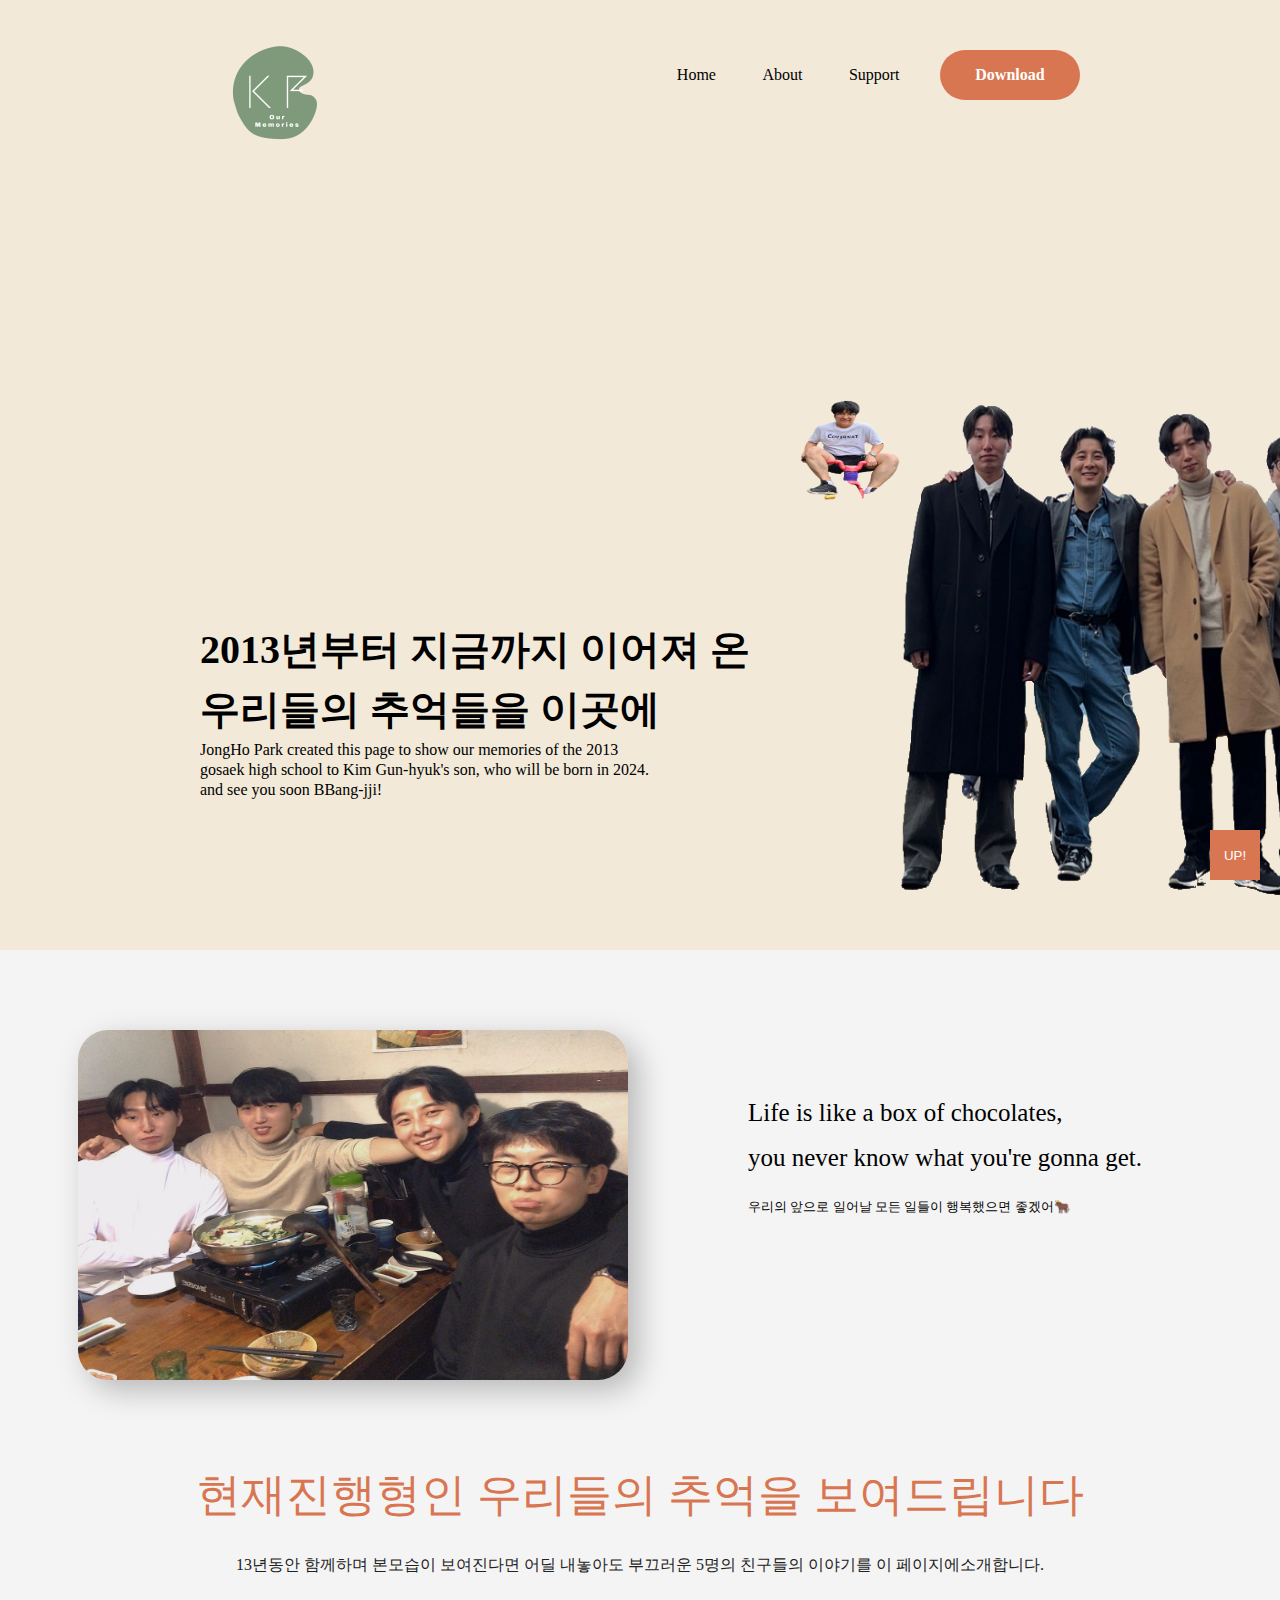
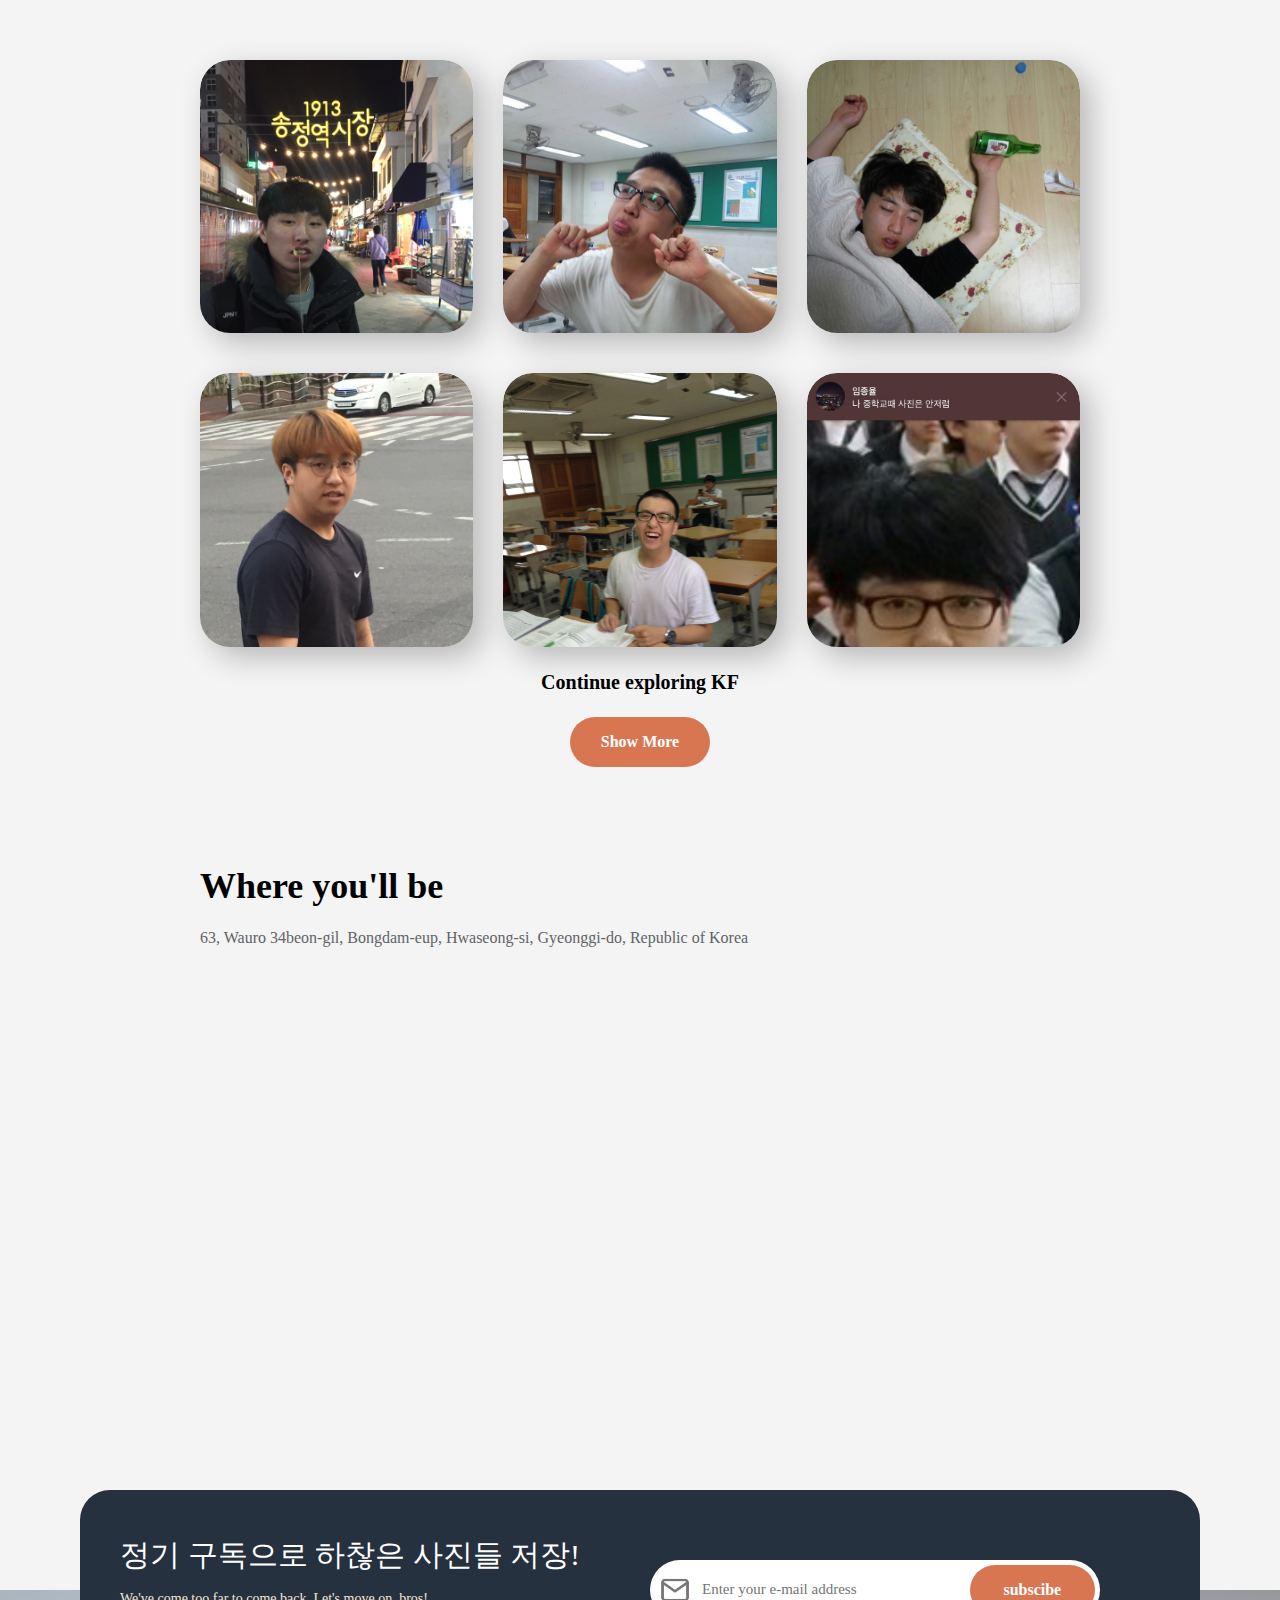
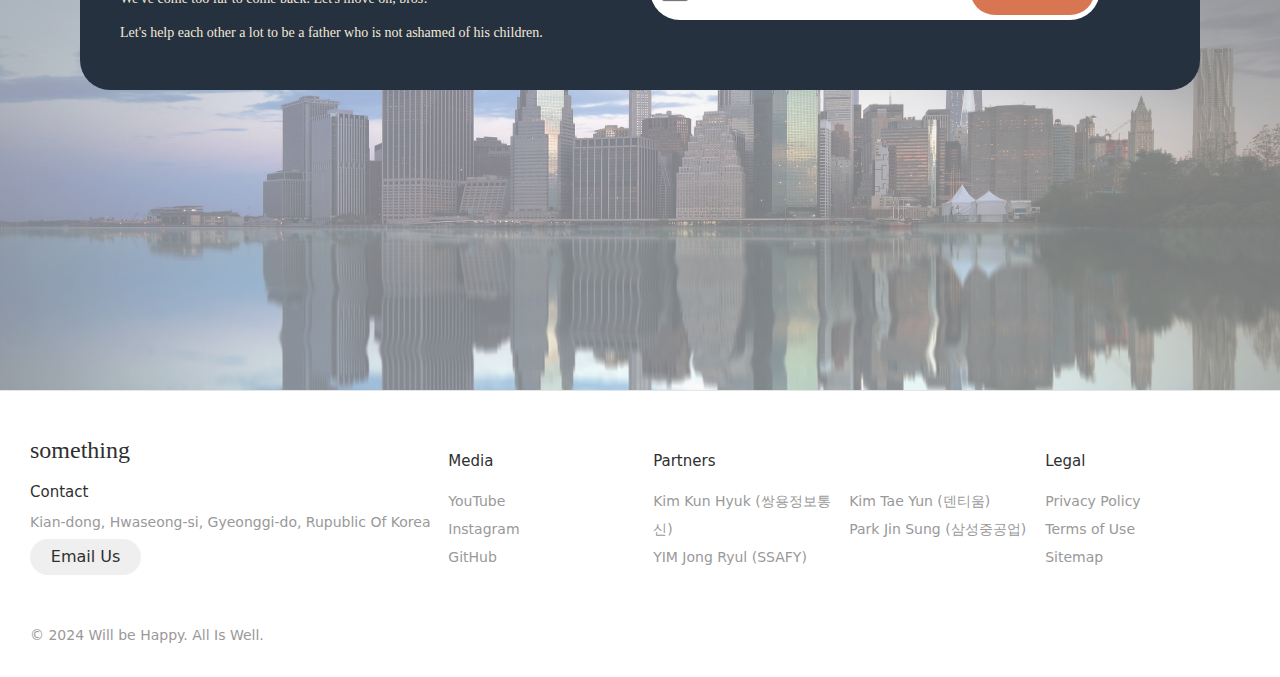
<file: docs/HoDu.html>
<!doctype html>
<html lang="en" xmlns="http://www.w3.org/1999/html" xmlns="http://www.w3.org/1999/html">
<head>
    <meta charset="UTF-8">
    <meta name="viewport"
          content="width=device-width, user-scalable=no, initial-scale=1.0, maximum-scale=1.0, minimum-scale=1.0">
    <meta http-equiv="X-UA-Compatible" content="ie=edge">
    <title>KF</title>
    <link rel="stylesheet" href="styles/HoDuCSS.css">
</head>
<body>
<div class="intro">
    <div class="contents">
        <img class="hodu" src="media/images/KFlogo.png"/>
        <div class="buttons">
            <button class="Home" type="button" alt="홈으로이동">Home</button>
            <button class="About" type="button" alt="개요">About</button>
            <button class="Support" type="button" alt="지원">Support</button>
            <button class="Download" type="button" alt="다운받기">Download</button>
        </div>
    </div>
    <div class="main">
        <div class="textbox">
      <span class="text_kr"><b>2013년부터 지금까지 이어져 온<br>
        우리들의 추억들을 이곳에</b></span>
            <span class="text_en">JongHo Park created this page to show our memories of the 2013 <br>
        gosaek high school to Kim Gun-hyuk's son,
        who will be born in 2024. <br>
        and see you soon BBang-jji!</span>
        </div>
    </div>
    <div class="mainphoto">
        <img class="taeyun" src="media/images/KakaoTalk_20240117_153134620.png" alt="김태윤"/>
        <img class="us" src="media/images/KakaoTalk_20240117_152524109.png" alt="외4명"/>
    </div>
</div>
</div>
<section class="showbox">
    <div class="signature">
        <img class="together" src="media/images/KakaoTalk_20240117_221509569_03.jpg"/>
        <p class="word">
            Life is like a box of chocolates,<br>
            you never know what you're gonna get.<br>
            <span class="nextword">
        우리의 앞으로 일어날 모든 일들이 행복했으면 좋겠어🐂
      </span>
        </p>
    </div>
    <p class="galleryintro">
        현재진행형인 우리들의 추억을 보여드립니다<br>
        <span class="additional">
      13년동안 함께하며 본모습이 보여진다면 어딜 내놓아도 부끄러운
      5명의 친구들의 이야기를 이 페이지에소개합니다.
    </span>
    </p>
    <div id="gallery"></div>
    <div id="continueExploring">Continue exploring KF</div>
    <button id="showMoreBtn">Show More</button>
</section>
<div class="line"></div>
<section class="locate">
    <p class="where">
        Where you'll be<br>
        <span class="location">
      63, Wauro 34beon-gil, Bongdam-eup,
      Hwaseong-si, Gyeonggi-do, Republic of Korea
    </span>
    </p>
    <div id="map" style="width:100%;height:400px;"></div>
</section>
<div class="another">
    <div class="box">
        <div class="allinone">
            <div class="pleasesub">
        <span class="blog"> 정기 구독으로 하찮은 사진들 저장! <br>
        <span class="blog_plus"> We've come too far to come back. Let's move on, bros!<br>
        Let's help each other a lot to be a father who is not ashamed of his children.
          </span>
        </span>
            </div>
            <div class="email">
                <img class="mailbox" src="media/images/mail.png"/>
                <input id="inputemail" type="email" placeholder="Enter your e-mail address">
                <button id="subscribepleaseeeeee">subscibe</button>
            </div>
        </div>
    </div>
</div>
<img class="long" src="media/images/1757030254559bcbb8773b5.jpg"/>
<!-- 모달 -->
<div id="modal">
    <div class="modal-content">
        <img class="modal_back" src="media/images/modalbackground.png"/>
        <img class="duo" src="media/images/yulandyun.png"/>
        <button id="close-modal">Thank You!</button>
    </div>
</div>
<button id="to-top-button">UP!</button>
<script type="text/javascript" src="//dapi.kakao.com/v2/maps/sdk.js?appkey=ff6c577c2bea843deb58e8ae8777542d"></script>
<script type="text/javascript" src="scripts/HoDuJS.js"></script>
</body>

<footer class="footer">
    <!--  footer는 외부 자료를 참고하여 작성했습니다-->
    <div class="footer__addr">
        <h1 class="footer__logo">Something</h1>

        <h2>Contact</h2>

        <address>
            Kian-dong, Hwaseong-si, Gyeonggi-do, Rupublic Of Korea<br>

            <a class="footer__btn" href="jhpark3405@gmail.com">Email Us</a>
        </address>
    </div>

    <ul class="footer__nav">
        <li class="nav__item">
            <h2 class="nav__title">Media</h2>

            <ul class="nav__ul">
                <li>
                    <a href="#">YouTube</a>
                </li>

                <li>
                    <a href="#">Instagram</a>
                </li>

                <li>
                    <a href="#">GitHub</a>
                </li>
            </ul>
        </li>

        <li class="nav__item nav__item--extra">
            <h2 class="nav__title">Partners</h2>

            <ul class="nav__ul nav__ul--extra">
                <li>
                    <a href="#">Kim Kun Hyuk (쌍용정보통신)</a>
                </li>

                <li>
                    <a href="#">YIM Jong Ryul (SSAFY)</a>
                </li>

                <li>
                    <a href="#">Kim Tae Yun (덴티움)</a>
                </li>

                <li>
                    <a href="#">Park Jin Sung (삼성중공업)</a>
                </li>
            </ul>
        </li>

        <li class="nav__item">
            <h2 class="nav__title">Legal</h2>

            <ul class="nav__ul">
                <li>
                    <a href="#">Privacy Policy</a>
                </li>

                <li>
                    <a href="#">Terms of Use</a>
                </li>

                <li>
                    <a href="#">Sitemap</a>
                </li>
            </ul>
        </li>
    </ul>

    <div class="legal">
        <p>&copy; 2024 Will be Happy. All Is Well.</p>

    </div>
    </div>
</footer>
</html>
</file>
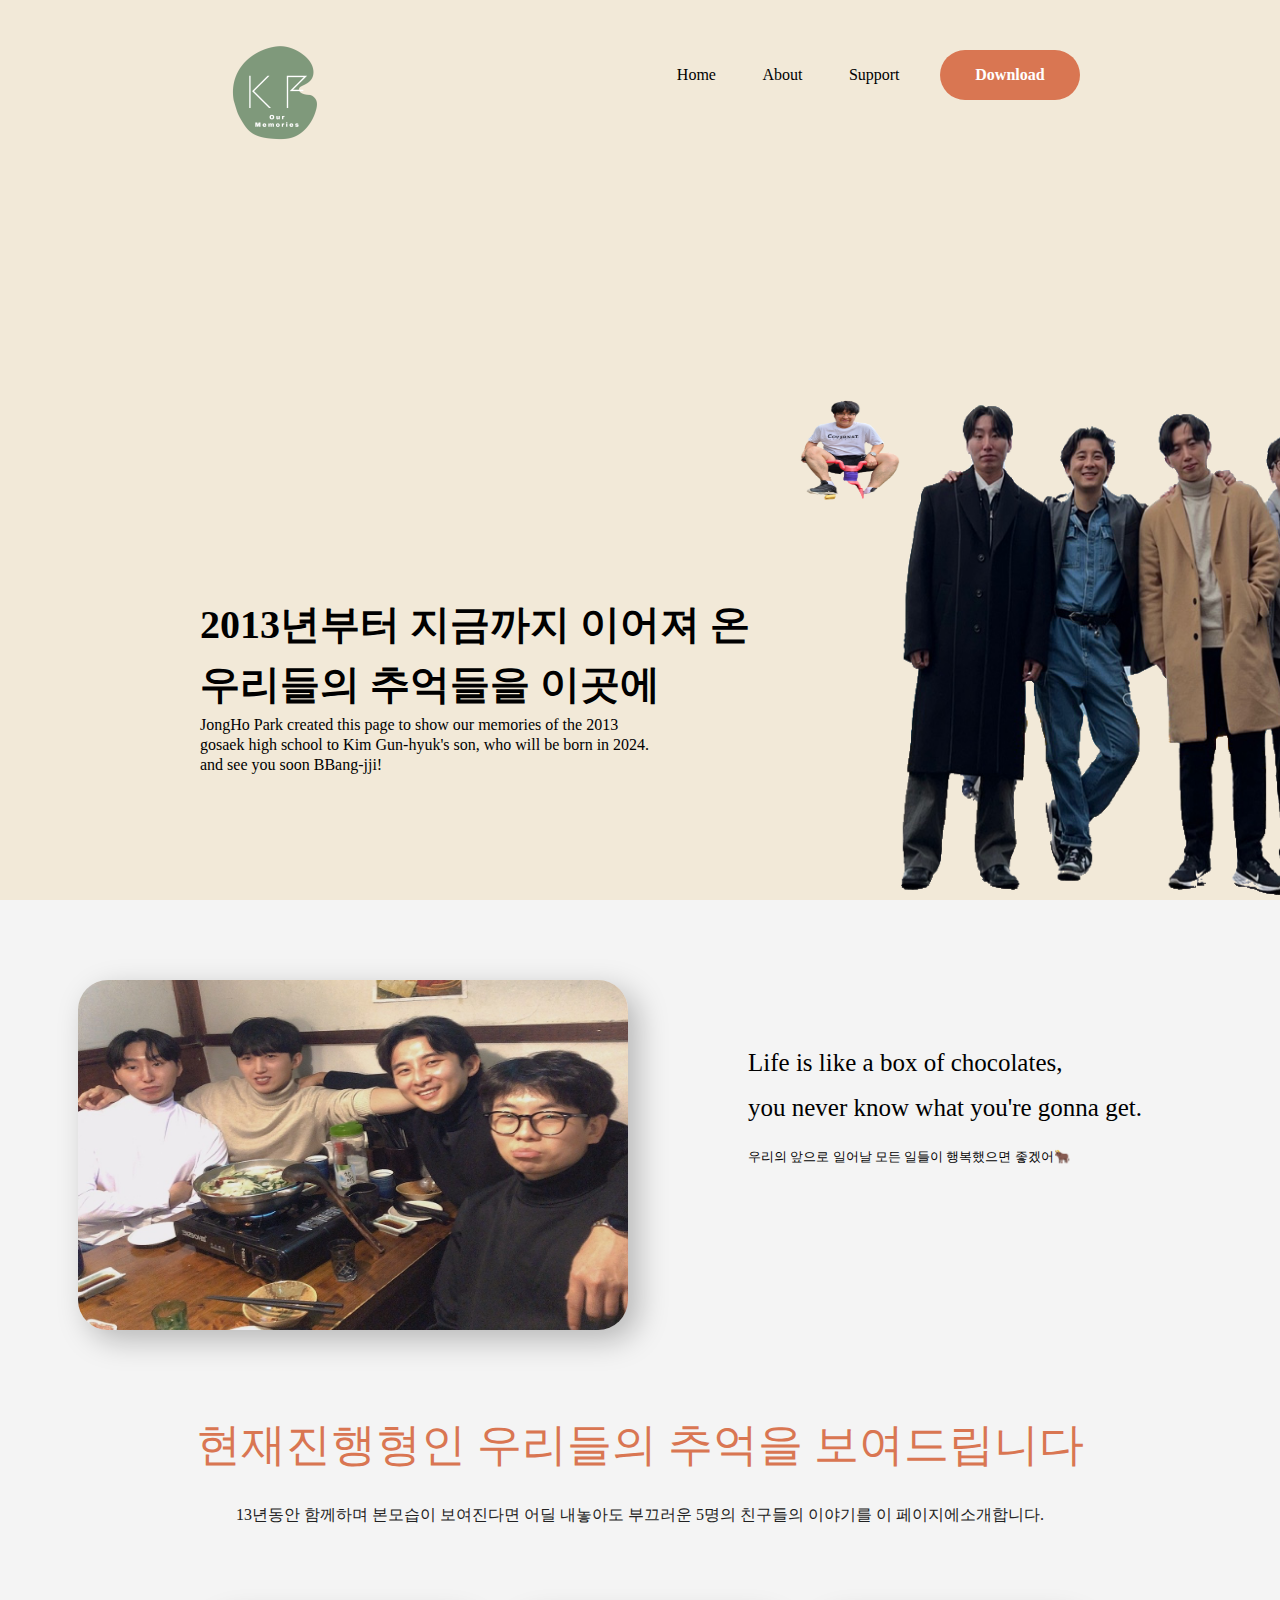
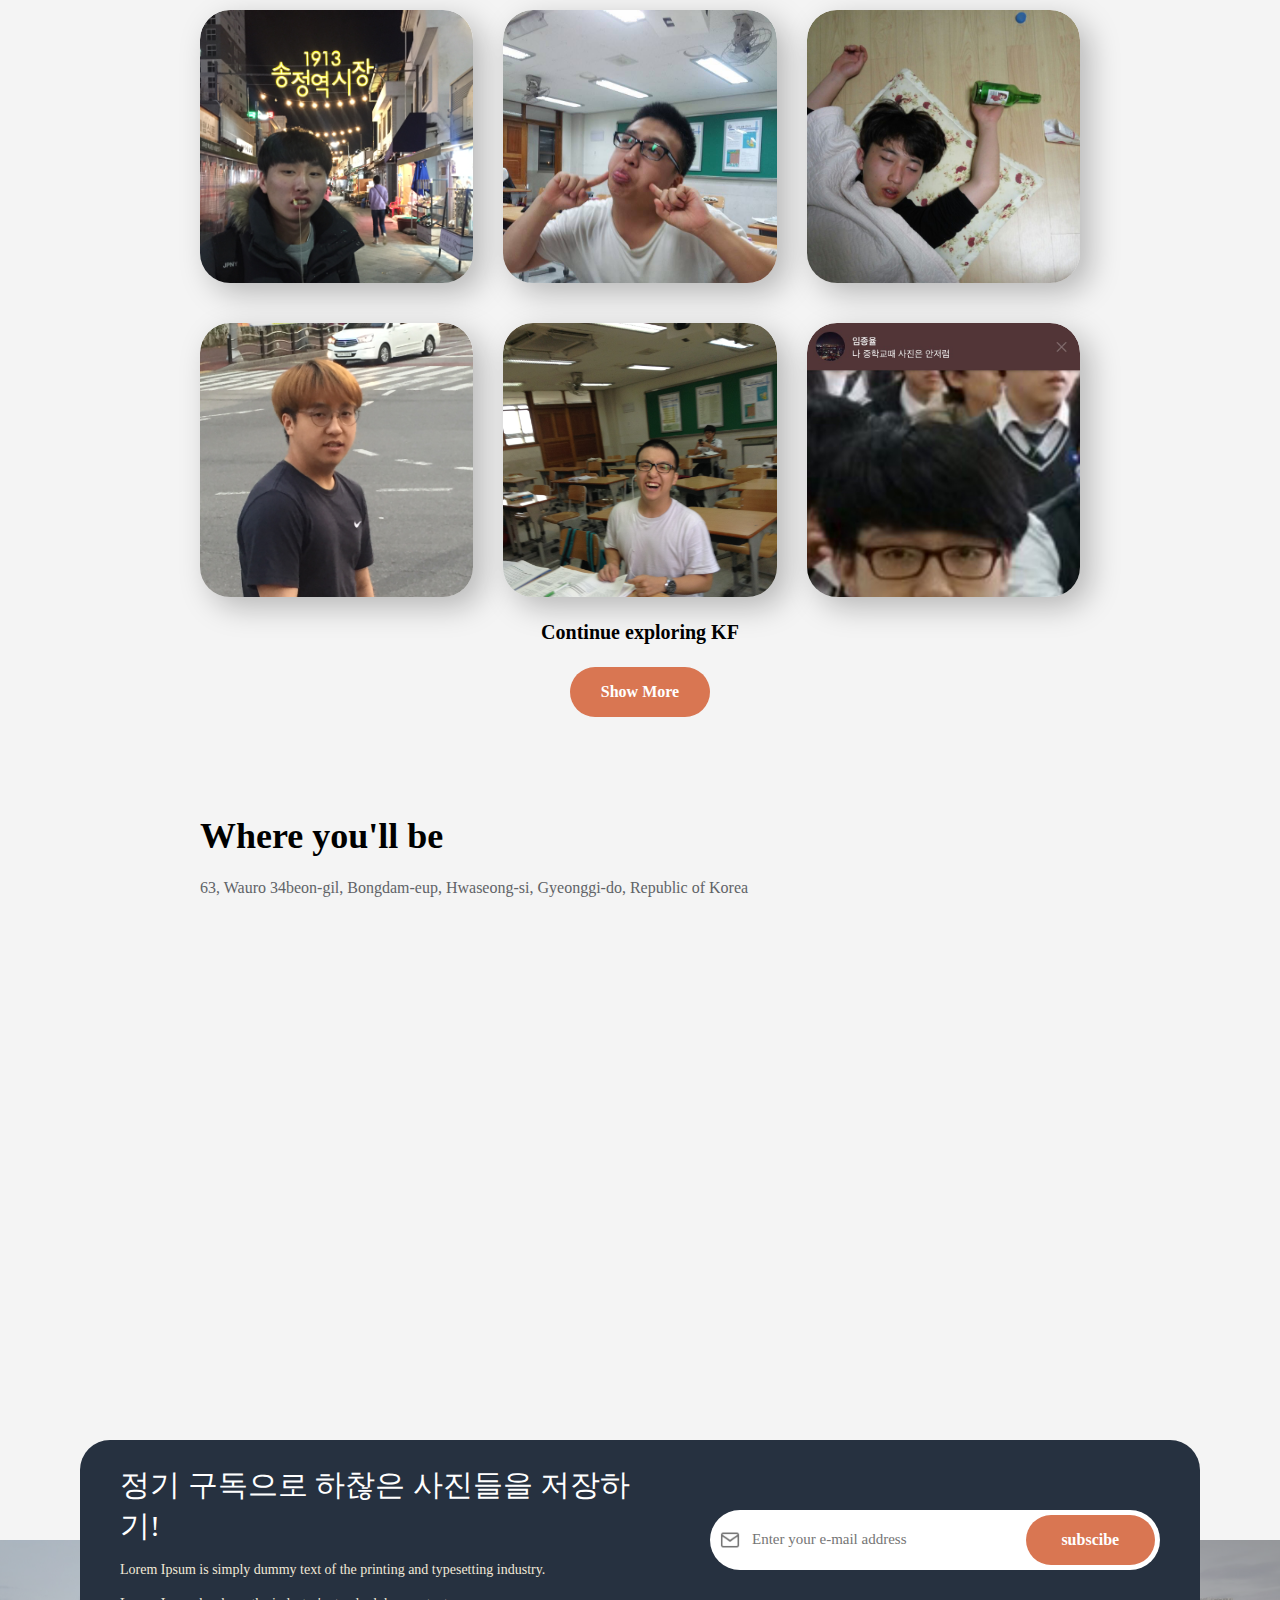
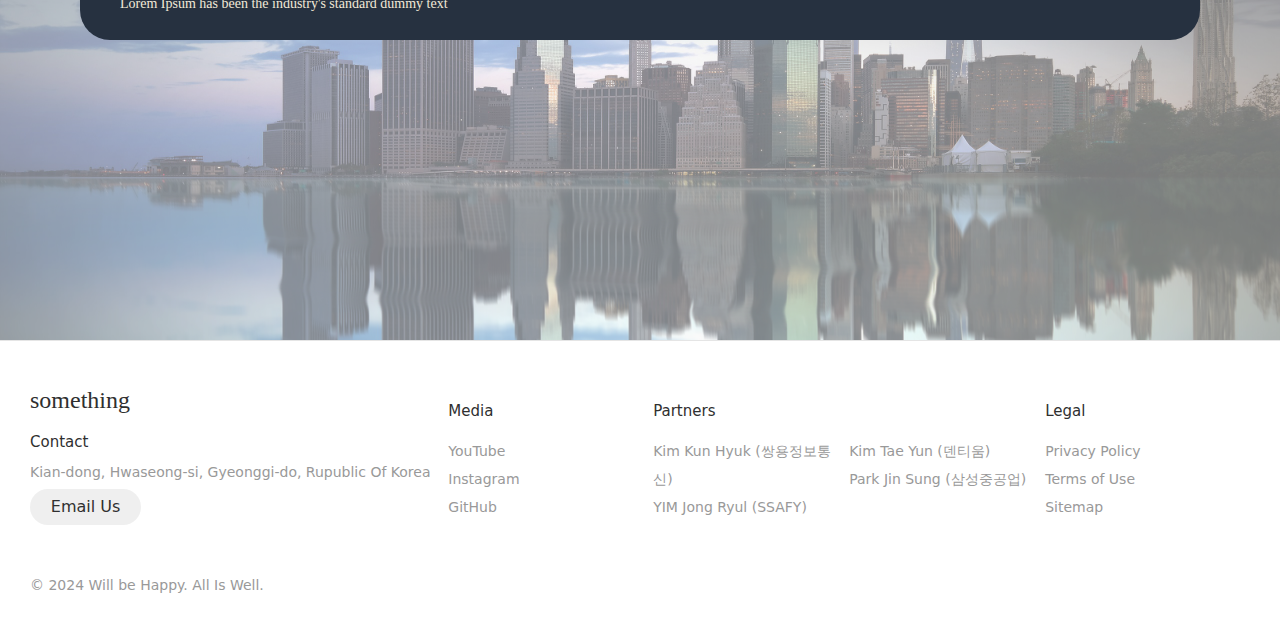
<file: media/srcs/HoDu.html>
<!doctype html>
<html lang="en" xmlns="http://www.w3.org/1999/html" xmlns="http://www.w3.org/1999/html">
<head>
  <meta charset="UTF-8">
  <meta name="viewport"
        content="width=device-width, user-scalable=no, initial-scale=1.0, maximum-scale=1.0, minimum-scale=1.0">
  <meta http-equiv="X-UA-Compatible" content="ie=edge">
  <title>KF</title>
  <script type="text/javascript" src="//dapi.kakao.com/v2/maps/sdk.js?appkey=ff6c577c2bea843deb58e8ae8777542d"></script>
  <script type="text/javascript" src="scripts/HoDuJS.js"></script>
  <link rel="stylesheet" href="styles/HoDuCSS.css">
</head>
<body>
<div class="intro">
  <div class="contents">
    <img class="hodu" src="../images/KFlogo.png"/>
    <div class="buttons">
      <button class="Home" type="button" alt="홈으로이동">Home</button>
      <button class="About" type="button" alt="개요">About</button>
      <button class="Support" type="button" alt="지원">Support</button>
      <button class="Download" type="button" alt="다운받기">Download</button>
    </div>
  </div>
  <div class="main">
    <div class="textbox">
      <span class="text_kr"><b>2013년부터 지금까지 이어져 온<br>
        우리들의 추억들을 이곳에</b></span>
      <span class="text_en">JongHo Park created this page to show our memories of the 2013 <br>
        gosaek high school to Kim Gun-hyuk's son,
        who will be born in 2024. <br>
        and see you soon BBang-jji!</span>
    </div>
  </div>
  <div class="mainphoto">
    <img class="taeyun" src="../images/KakaoTalk_20240117_153134620.png" alt="김태윤"/>
    <img class="us" src="../images/KakaoTalk_20240117_152524109.png" alt="외4명"/>
  </div>
</div>
</div>
<section class="showbox">
  <div class="signature">
    <img class="together" src="../images/KakaoTalk_20240117_221509569_03.jpg" />
    <p class="word">
      Life is like a box of chocolates,<br>
      you never know what you're gonna get.<br>
      <span class="nextword">
        우리의 앞으로 일어날 모든 일들이 행복했으면 좋겠어🐂
      </span>
    </p>
  </div>
  <p class="galleryintro">
    현재진행형인 우리들의 추억을 보여드립니다<br>
    <span class="additional">
      13년동안 함께하며 본모습이 보여진다면 어딜 내놓아도 부끄러운
      5명의 친구들의 이야기를 이 페이지에소개합니다.
    </span>
  </p>
  <div id="gallery"></div>
  <div id="continueExploring">Continue exploring KF</div>
  <button id="showMoreBtn">Show More</button>
</section>
<div class="line"></div>
<section class="locate">
  <p class="where">
    Where you'll be<br>
    <span class="location">
      63, Wauro 34beon-gil, Bongdam-eup,
      Hwaseong-si, Gyeonggi-do, Republic of Korea
    </span>
  </p>
  <div id="map" style="width:100%;height:400px;"></div>
  <script>
    let mapContainer = document.getElementById('map');
    let mapOption = {
      center: new kakao.maps.LatLng(37.212968837804944, 126.97307994037904),
      level: 3
    };
    let map = new kakao.maps.Map(mapContainer, mapOption);
  </script>
</section>
<div class="another">
  <div class="box">
    <div class="allinone">
      <div class="pleasesub">
        <span class="blog"> 정기 구독으로 하찮은 사진들을 저장하기! <br>
        <span class="blog_plus"> Lorem Ipsum is simply dummy text of the printing and typesetting industry.<br>
        Lorem Ipsum has been the industry's standard dummy text
          </span>
        </span>
      </div>
      <div class="email">
        <img class="mailbox" src="../images/mail.png"/>
        <input id="inputemail" type="email" placeholder="Enter your e-mail address">
        <button id="subscribepleaseeeeee">subscibe</button>
      </div>
    </div>
  </div>
</div>
<img class="long" src="../images/1757030254559bcbb8773b5.jpg"/>
</body>
<footer class="footer">
  <!--  footer는 외부 자료를 참고하여 작성했습니다-->
  <div class="footer__addr">
    <h1 class="footer__logo">Something</h1>

    <h2>Contact</h2>

    <address>
      Kian-dong, Hwaseong-si, Gyeonggi-do, Rupublic Of Korea<br>

      <a class="footer__btn" href="jhpark3405@gmail.com">Email Us</a>
    </address>
  </div>

  <ul class="footer__nav">
    <li class="nav__item">
      <h2 class="nav__title">Media</h2>

      <ul class="nav__ul">
        <li>
          <a href="#">YouTube</a>
        </li>

        <li>
          <a href="#">Instagram</a>
        </li>

        <li>
          <a href="#">GitHub</a>
        </li>
      </ul>
    </li>

    <li class="nav__item nav__item--extra">
      <h2 class="nav__title">Partners</h2>

      <ul class="nav__ul nav__ul--extra">
        <li>
          <a href="#">Kim Kun Hyuk (쌍용정보통신)</a>
        </li>

        <li>
          <a href="#">YIM Jong Ryul (SSAFY)</a>
        </li>

        <li>
          <a href="#">Kim Tae Yun (덴티움)</a>
        </li>

        <li>
          <a href="#">Park Jin Sung (삼성중공업)</a>
        </li>
      </ul>
    </li>

    <li class="nav__item">
      <h2 class="nav__title">Legal</h2>

      <ul class="nav__ul">
        <li>
          <a href="#">Privacy Policy</a>
        </li>

        <li>
          <a href="#">Terms of Use</a>
        </li>

        <li>
          <a href="#">Sitemap</a>
        </li>
      </ul>
    </li>
  </ul>

  <div class="legal">
    <p>&copy; 2024 Will be Happy. All Is Well.</p>

  </div>
  </div>
</footer>
</html>
</file>
<file: docs/styles/HoDuCSS.css>
body {
    margin: 0;
}

.intro {
    display: flex;
    flex-wrap: wrap;
    height: 900px;
    padding-top: 50px;
    padding-left: 200px;
    padding-right: 200px;
    background: #F2E9D8;

    .contents {
        width: 100%;
        display: flex;
        flex-direction: row;
        justify-content: space-between;
    }

    .main {
        width: 100%;
        display: flex;
        flex-direction: column;
        justify-content: space-between;
    }
}

.hodu {
    width: 150px;
    height: 150px;
    margin-top: -30px;
}

.Home {
    margin-left: 30px;
    border: none;
    font-size: 16px;
    font-weight: 400;
    line-height: 20px;
    letter-spacing: 0em;
    height: 30px;
    font-family: Pretendard;
    background-color: #F2E9D8;
}

.About {
    margin-left: 30px;
    margin-top: 10px;
    border: none;
    font-size: 16px;
    font-weight: 400;
    line-height: 20px;
    letter-spacing: 0em;
    height: 30px;
    font-family: Pretendard;
    background-color: #F2E9D8;
}

.Support {
    margin-left: 30px;
    margin-top: 10px;
    border: none;
    font-size: 16px;
    font-weight: 400;
    line-height: 20px;
    letter-spacing: 0em;
    height: 30px;
    font-family: Pretendard;
    background-color: #F2E9D8;
}

.Download {
    margin-left: 30px;
    line-height: 20px;
    letter-spacing: 0em;
    width: 140px;
    height: 50px;
    border-radius: 40px;
    border: none;
    font-family: Pretendard;
    font-size: 16px;
    font-weight: 700;
    color: #FFFFFF;
    background-color: #D97652;
}

.text_kr {
    font-family: Pretendard;
    font-size: 40px;
    font-weight: 600;
    line-height: 60px;
    text-align: left;
}

.text_en {
    font-family: Pretendard;
    font-size: 16px;
    font-weight: 400;
    line-height: 20px;
    letter-spacing: 0em;
    text-align: left;
}

.textbox {
    width: 100%;
    display: flex;
    flex-direction: column;
    margin-top: 300px;
}

.mainphoto {
    display: flex;
    flex-direction: row;
    position: absolute;
    margin-left: 600px;
    margin-top: 350px;
}

.taeyun {
    width: 100px;
    height: 100px;
}

.us {
    float: right;
    width: 500px;
    height: 500px;
}

/*여기까지가 intro section 입니다!*/

.showbox {
    margin-top: 50px;
    display: flex;
    flex-direction: column;
    align-items: center;

    .signature {
        display: flex;
        flex-direction: row;
    }
}

.together {
    width: 550px;
    height: 350px;
    border-radius: 30px;
    margin: 30px;
    box-shadow: 10px 10px 30px 0px #00000040;
}

.word {
    font-family: Pretendard;
    font-size: 25px;
    line-height: 45px;
    margin: 90px;
}

.nextword {
    font-family: Pretendard;
    font-size: 13px;
    font-weight: 400;
    line-height: 20px;
}

.galleryintro {
    font-family: Pretendard;
    font-size: 45px;
    padding: 10px;
    color: #D97652;
}

.additional {
    font-family: Pretendard;
    font-size: 16px;
    font-weight: 400;
    line-height: 20px;
    display: flex;
    flex-direction: column;
    align-items: center;
    margin: 30px;
    color: #222222;
}

/* 기본적인 스타일링 */
#gallery {
    display: flex;
    flex-wrap: wrap;
    gap: 20px; /* 이미지 사이의 간격 */
    padding: 0 200px;
}

.gallery-row {
    display: flex;
    gap: 20px;
    justify-content: space-between;
    width: 100%;
}

.gallery-item {
    width: calc(33.33% - 20px);
    height: 0;
    padding-bottom: calc(33.33% - 20px); /* 1:1 비율로 설정 */
    border-radius: 30px; /* 이미지의 border radius */
    overflow: hidden; /* border radius 적용을 위한 설정 */
    box-shadow: 10px 10px 30px 0px #00000040; /* 그림자 효과 */
    margin-bottom: 20px;
}

.gallery-item img {
    width: 100%;
    height: 100%;
    object-fit: cover;
    border-radius: 30px; /* 이미지의 border radius */
}

#continueExploring {
    font-family: Pretendard;
    font-size: 20px;
    font-weight: 700;
    line-height: 30px;
    letter-spacing: 0em;
    text-align: center;

}

#showMoreBtn {
    margin: 20px;
    letter-spacing: 0em;
    width: 140px;
    height: 50px;
    border-radius: 40px;
    border: none;
    font-family: Pretendard;
    font-size: 16px;
    font-weight: 700;
    color: #FFFFFF;
    background-color: #D97652;
}

.line {
    width: 1278px;
    height: 1px;
    color: #C4C4C4;
    margin: 20px auto;
}

.locate {
    display: flex;
    flex-direction: column;
    align-items: flex-start;
    padding: 0 200px;
    margin-bottom: 100px;
}

.where {
    font-family: Pretendard;
    font-size: 36px;
    font-weight: 700;
    line-height: 45px;
    letter-spacing: 0em;
    text-align: left;
}

.location {
    font-family: Pretendard;
    font-size: 16px;
    font-weight: 500;
    line-height: 20px;
    letter-spacing: 0em;
    text-align: left;
    color: #606367;
}

.another {
    display: flex;
    flex-direction: column;
    align-items: center;
}

.box {
    display: flex;
    flex-direction: row;
    align-content: space-between;
    width: 1120px;
    height: 200px;
    background-color: rgba(38, 49, 64, 1);
    border-radius: 30px;
    z-index: 1;
}

.allinone {
    padding: 40px;
    display: flex;
    flex-direction: row;
    align-items: center;
    justify-content: space-between;
}

.blog {
    font-family: Pretendard;
    font-size: 30px;
    text-align: left;
    color: #FFFFFF;

}

.blog_plus {
    font-family: Pretendard;
    font-size: 14px;
    letter-spacing: 0em;
    text-align: left;
    color: #F2E9D8;
}

.email {
    display: flex;
    flex-direction: row;
    align-items: center;
    justify-content: space-between;
    width: 450px;
    height: 60px;
    border-radius: 60px;
    margin-left: 70px;
    background-color: #ffffff;
}

.mailbox {
    width: 30px;
    height: 30px;
    padding: 10px;
}

#inputemail {
    width: 300px;
    height: 40px;
    font-family: Pretendard;
    font-size: 15px;
    text-align: left;
    border: none;
    outline: none;
}

#subscribepleaseeeeee {
    width: 140px;
    height: 50px;
    border-radius: 40px;
    border: none;
    font-size: 16px;
    font-weight: 700;
    gap: 10px;
    font-family: Pretendard;
    color: white;
    background-color: #D97652;
    margin-right: 5px;
}

.long {
    width: 100%;
    height: 400px;
    opacity: 0.5;
    margin-top: -100px;
    z-index: 0;
}

#subscribepleaseeeeee {
    cursor: pointer;
}

/* 모달 스타일 */
#modal {
    position: fixed;
    z-index: 2;
    overflow: hidden;
    display: none;
}

.modal-content {
    position: fixed; /* 위치를 화면에 고정 */
    top: 50%; /* 상단에서부터 50%의 위치에 배치 */
    left: 50%; /* 좌측에서부터 50%의 위치에 배치 */
    transform: translate(-50%, -50%); /* 위치를 조정해 요소의 중앙이 화면의 정중앙에 오도록 함 */
    /* 기타 스타일 속성 */
}
.modal_back {
    width: 600px;
    height: 400px;
    border-radius: 30px;
    z-index: 3;
}

    .duo {
        position: absolute;
        width: 200px;
        height: 100px;
        top: 50%;
        left: 50%;
        transform: translate(-50%, -50%);
        z-index: 1;
        border-radius: 1px;
}

#close-modal {
    width: 183px;
    position: absolute; /* 추가 */
    top: 300px; /* 추가 - 위로부터의 위치를 지정 */
    right: 10px; /* 추가 - 오른쪽으로부터의 위치를 지정 */
    left: 205px;
    padding: 15px 29px 15px 29px;
    border-radius: 40px;
    font-family: Pretendard;
    font-size: 16px;
    color: #FFFFFF;
    background: #D97652;
    border: none;
    font-weight: 700;
    margin-right: 5px;
}
/* 모달 스타일 끝 */

/*hover 버튼 시작*/
#to-top-button {
    display: block;
    position: fixed;
    bottom: 20px;
    right: 20px;
    width: 50px;
    height: 50px;
    color: #FFFFFF;
    background: #D97652;
    border: none;
    z-index: 99;
}


/*이 아래의 footercss는 외부 자료를 참고하여 작성됨*/
*, *: before, *: after {
    box-sizing: border-box;
}

html {
    font-size: 100%;
}

body {
    font-family: acumin-pro, system-ui, sans-serif;
    margin: 0;
    display: grid;
    grid-template-rows: auto 1fr auto;
    font-size: 14px;
    background-color: #f4f4f4;
    align-items: start;
    min-height: 100vh;
}

.footer {
    display: flex;
    flex-flow: row wrap;
    padding: 30px 30px 20px 30px;
    color: #2f2f2f;
    background-color: #fff;
    border-top: 1px solid #e5e5e5;
}

.footer > * {
    flex: 1 100%;
}

.footer__addr {
    margin-right: 1.25em;
    margin-bottom: 2em;
}

.footer__logo {
    font-family: 'Pacifico', cursive;
    font-weight: 400;
    text-transform: lowercase;
    font-size: 1.5rem;
}

.footer__addr h2 {
    margin-top: 1.3em;
    font-size: 15px;
    font-weight: 400;
}

.nav__title {
    font-weight: 400;
    font-size: 15px;
}

.footer address {
    font-style: normal;
    color: #999;
}

.footer__btn {
    display: flex;
    align-items: center;
    justify-content: center;
    height: 36px;
    max-width: max-content;
    background-color: rgb(33, 33, 33, 0.07);
    border-radius: 100px;
    color: #2f2f2f;
    line-height: 0;
    margin: 0.6em 0;
    font-size: 1rem;
    padding: 0 1.3em;
}

.footer ul {
    list-style: none;
    padding-left: 0;
}

.footer li {
    line-height: 2em;
}

.footer a {
    text-decoration: none;
}

.footer__nav {
    display: flex;
    flex-flow: row wrap;
}

.footer__nav > * {
    flex: 1 50%;
    margin-right: 1.25em;
}

.nav__ul a {
    color: #999;
}

.nav__ul--extra {
    column-count: 2;
    column-gap: 1.25em;
}

.legal {
    display: flex;
    flex-wrap: wrap;
    color: #999;
}

.legal__links {
    display: flex;
    align-items: center;
}

.heart {
    color: #2f2f2f;
}

@media screen and (min-width: 24.375em) {
    .legal .legal__links {
        margin-left: auto;
    }
}

@media screen and (min-width: 40.375em) {
    .footer__nav > * {
        flex: 1;
    }

    .nav__item--extra {
        flex-grow: 2;
    }

    .footer__addr {
        flex: 1 0px;
    }

    .footer__nav {
        flex: 2 0px;
    }
}

}
</file>
<file: media/srcs/styles/HoDuCSS.css>
body {
    margin: 0;
}

.intro {
    display: flex;
    flex-wrap: wrap;
    height: 900px;
    padding-top: 50px;
    padding-left: 200px;
    padding-right: 200px;
    background: #F2E9D8;

    .contents {
        width: 100%;
        display: flex;
        flex-direction: row;
        justify-content: space-between;
    }

    .main {
        width: 100%;
        display: flex;
        flex-direction: column;
        justify-content: space-between;
    }
}

.hodu {
    width: 150px;
    height: 150px;
    margin-top: -30px;
}

.Home {
    margin-left: 30px;
    border: none;
    font-size: 16px;
    font-weight: 400;
    line-height: 20px;
    letter-spacing: 0em;
    height: 30px;
    font-family: Pretendard;
    background-color: #F2E9D8;
}

.About {
    margin-left: 30px;
    margin-top: 10px;
    border: none;
    font-size: 16px;
    font-weight: 400;
    line-height: 20px;
    letter-spacing: 0em;
    height: 30px;
    font-family: Pretendard;
    background-color: #F2E9D8;
}

.Support {
    margin-left: 30px;
    margin-top: 10px;
    border: none;
    font-size: 16px;
    font-weight: 400;
    line-height: 20px;
    letter-spacing: 0em;
    height: 30px;
    font-family: Pretendard;
    background-color: #F2E9D8;
}

.Download {
    margin-left: 30px;
    line-height: 20px;
    letter-spacing: 0em;
    width: 140px;
    height: 50px;
    border-radius: 40px;
    border: none;
    font-family: Pretendard;
    font-size: 16px;
    font-weight: 700;
    color: #FFFFFF;
    background-color: #D97652;
}

.text_kr {
    font-family: Pretendard;
    font-size: 40px;
    font-weight: 600;
    line-height: 60px;
    text-align: left;
}

.text_en {
    font-family: Pretendard;
    font-size: 16px;
    font-weight: 400;
    line-height: 20px;
    letter-spacing: 0em;
    text-align: left;
}

.textbox {
    width: 100%;
    display: flex;
    flex-direction: column;
    margin-top: 300px;
}

.mainphoto {
    display: flex;
    flex-direction: row;
    position: absolute;
    margin-left: 600px;
    margin-top: 350px;
}

.taeyun {
    width: 100px;
    height: 100px;
}

.us {
    float: right;
    width: 500px;
    height: 500px;
}

/*여기까지가 intro section 입니다!*/

.showbox {
    margin-top: 50px;
    display: flex;
    flex-direction: column;
    align-items: center;

    .signature {
        display: flex;
        flex-direction: row;
    }
}

.together {
    width: 550px;
    height: 350px;
    border-radius: 30px;
    margin: 30px;
    box-shadow: 10px 10px 30px 0px #00000040;
}

.word {
    font-family: Pretendard;
    font-size: 25px;
    line-height: 45px;
    margin: 90px;
}

.nextword {
    font-family: Pretendard;
    font-size: 13px;
    font-weight: 400;
    line-height: 20px;
}

.galleryintro {
    font-family: Pretendard;
    font-size: 45px;
    font-weight: 700px;
    padding: 10px;
    color: #D97652;
}

.additional {
    font-family: Pretendard;
    font-size: 16px;
    font-weight: 400;
    line-height: 20px;
    display: flex;
    flex-direction: column;
    align-items: center;
    margin: 30px;
    color: #222222;
}

/* 기본적인 스타일링 */
#gallery {
    display: flex;
    flex-wrap: wrap;
    gap: 20px; /* 이미지 사이의 간격 */
    padding: 0 200px;
}

.gallery-row {
    display: flex;
    gap: 20px;
    justify-content: space-between;
    width: 100%;
}

.gallery-item {
    width: calc(33.33% - 20px);
    height: 0;
    padding-bottom: calc(33.33% - 20px); /* 1:1 비율로 설정 */
    border-radius: 30px; /* 이미지의 border radius */
    overflow: hidden; /* border radius 적용을 위한 설정 */
    box-shadow: 10px 10px 30px 0px #00000040; /* 그림자 효과 */
    margin-bottom: 20px;
}

.gallery-item img {
    width: 100%;
    height: 100%;
    object-fit: cover;
    border-radius: 30px; /* 이미지의 border radius */
}

#continueExploring {
    font-family: Pretendard;
    font-size: 20px;
    font-weight: 700;
    line-height: 30px;
    letter-spacing: 0em;
    text-align: center;

}

#showMoreBtn {
    margin: 20px;
    letter-spacing: 0em;
    width: 140px;
    height: 50px;
    border-radius: 40px;
    border: none;
    font-family: Pretendard;
    font-size: 16px;
    font-weight: 700;
    color: #FFFFFF;
    background-color: #D97652;
}

.line {
    width: 1278px;
    height: 1px;
    color: #C4C4C4;
    margin: 20px auto;
}

.locate {
    display: flex;
    flex-direction: column;
    align-items: flex-start;
    padding: 0 200px;
    margin-bottom: 100px;
}

.where {
    font-family: Pretendard;
    font-size: 36px;
    font-weight: 700;
    line-height: 45px;
    letter-spacing: 0em;
    text-align: left;
}

.location {
    font-family: Pretendard;
    font-size: 16px;
    font-weight: 500;
    line-height: 20px;
    letter-spacing: 0em;
    text-align: left;
    color: #606367;
}

.another {
    display: flex;
    flex-direction: column;
    align-items: center;
}

.box {
    display: flex;
    flex-direction: row;
    align-content: space-between;
    width: 1120px;
    height: 200px;
    background-color: rgba(38, 49, 64, 1);
    border-radius: 30px;
    z-index: 1;
}

.allinone {
    padding: 40px;
    display: flex;
    flex-direction: row;
    align-items: center;
    justify-content: space-between;
}

.blog {
    font-family: Pretendard;
    font-size: 30px;
    text-align: left;
    color: #FFFFFF;

}

.blog_plus {
    font-family: Pretendard;
    font-size: 14px;
    letter-spacing: 0em;
    text-align: left;
    color: #F2E9D8;
}

.email {
    display: flex;
    flex-direction: row;
    align-items: center;
    justify-content: space-between;
    width: 450px;
    height: 60px;
    border-radius: 60px;
    margin-left: 70px;
    background-color: #ffffff;
}

.mailbox {
    width: 40px;
    height: 40px;
    padding: 10px;
}

#inputemail {
    width: 300px;
    height: 40px;
    font-family: Pretendard;
    font-size: 15px;
    text-align: left;
    border: none;
    outline: none;
}

#subscribepleaseeeeee {
    width: 140px;
    height: 50px;
    border-radius: 40px;
    border: none;
    font-size: 16px;
    font-weight: 700;
    gap: 10px;
    font-family: Pretendard;
    color: white;
    background-color: #D97652;
    margin-right: 5px;
}

.long {
    width: 100%;
    height: 400px;
    opacity: 0.5;
    margin-top: -100px;
    z-index: 0;
}

.modal {
    display: none;
    position: fixed;
    top: 0;
    left: 0;
    width: 100%;
    height: 100%;
    background: rgba(0, 0, 0, 0.7);
    align-items: center;
    justify-content: center;
}

.modal-content {
    background: white;
    padding: 20px;
    border-radius: 5px;
}

#subscribepleaseeeeee {
    cursor: pointer;
}

/*이 아래의 footercss는 외부 자료를 참고하여 작성됨*/
*, *:before, *:after {
    box-sizing: border-box;
}

html {
    font-size: 100%;
}

body {
    font-family: acumin-pro, system-ui, sans-serif;
    margin: 0;
    display: grid;
    grid-template-rows: auto 1fr auto;
    font-size: 14px;
    background-color: #f4f4f4;
    align-items: start;
    min-height: 100vh;
}

.footer {
    display: flex;
    flex-flow: row wrap;
    padding: 30px 30px 20px 30px;
    color: #2f2f2f;
    background-color: #fff;
    border-top: 1px solid #e5e5e5;
}

.footer > * {
    flex: 1 100%;
}

.footer__addr {
    margin-right: 1.25em;
    margin-bottom: 2em;
}

.footer__logo {
    font-family: 'Pacifico', cursive;
    font-weight: 400;
    text-transform: lowercase;
    font-size: 1.5rem;
}

.footer__addr h2 {
    margin-top: 1.3em;
    font-size: 15px;
    font-weight: 400;
}

.nav__title {
    font-weight: 400;
    font-size: 15px;
}

.footer address {
    font-style: normal;
    color: #999;
}

.footer__btn {
    display: flex;
    align-items: center;
    justify-content: center;
    height: 36px;
    max-width: max-content;
    background-color: rgb(33, 33, 33, 0.07);
    border-radius: 100px;
    color: #2f2f2f;
    line-height: 0;
    margin: 0.6em 0;
    font-size: 1rem;
    padding: 0 1.3em;
}

.footer ul {
    list-style: none;
    padding-left: 0;
}

.footer li {
    line-height: 2em;
}

.footer a {
    text-decoration: none;
}

.footer__nav {
    display: flex;
    flex-flow: row wrap;
}

.footer__nav > * {
    flex: 1 50%;
    margin-right: 1.25em;
}

.nav__ul a {
    color: #999;
}

.nav__ul--extra {
    column-count: 2;
    column-gap: 1.25em;
}

.legal {
    display: flex;
    flex-wrap: wrap;
    color: #999;
}

.legal__links {
    display: flex;
    align-items: center;
}

.heart {
    color: #2f2f2f;
}

@media screen and (min-width: 24.375em) {
    .legal .legal__links {
        margin-left: auto;
    }
}

@media screen and (min-width: 40.375em) {
    .footer__nav > * {
        flex: 1;
    }

    .nav__item--extra {
        flex-grow: 2;
    }

    .footer__addr {
        flex: 1 0px;
    }

    .footer__nav {
        flex: 2 0px;
    }
}
</file>
